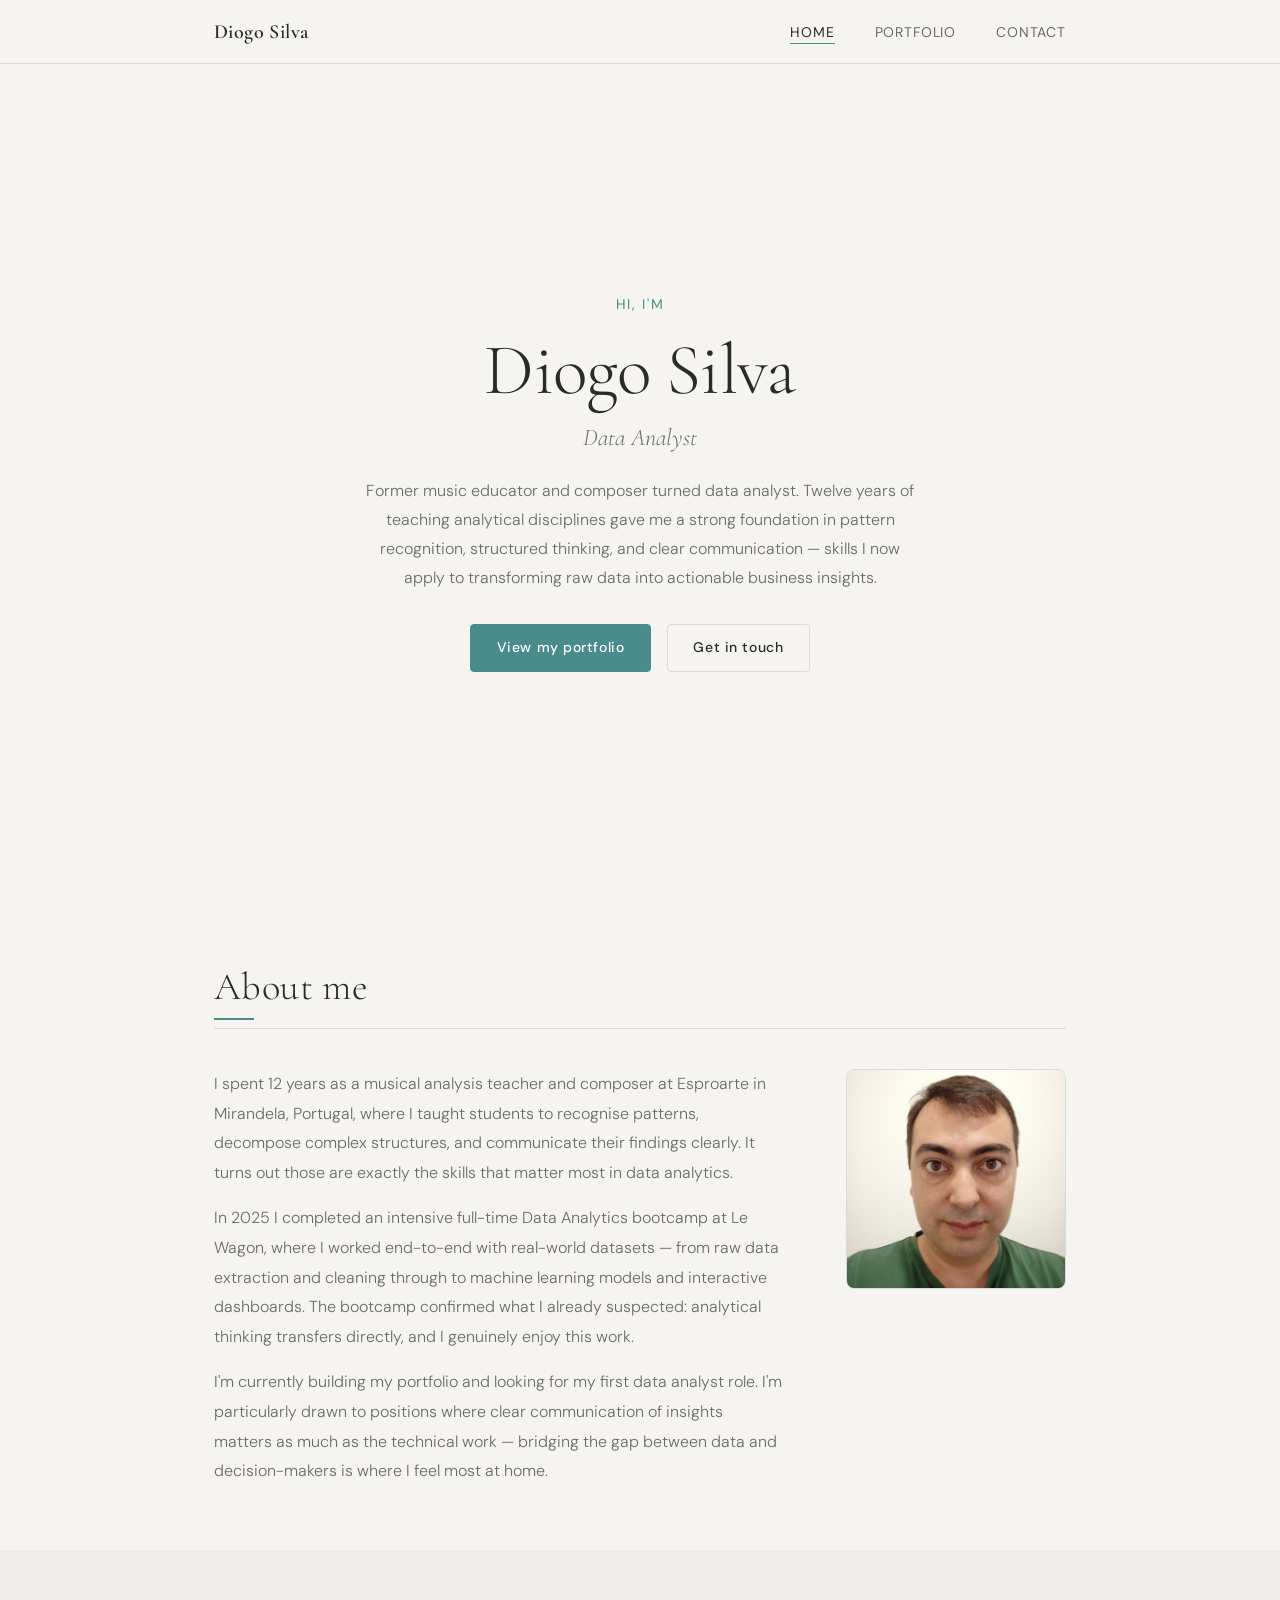
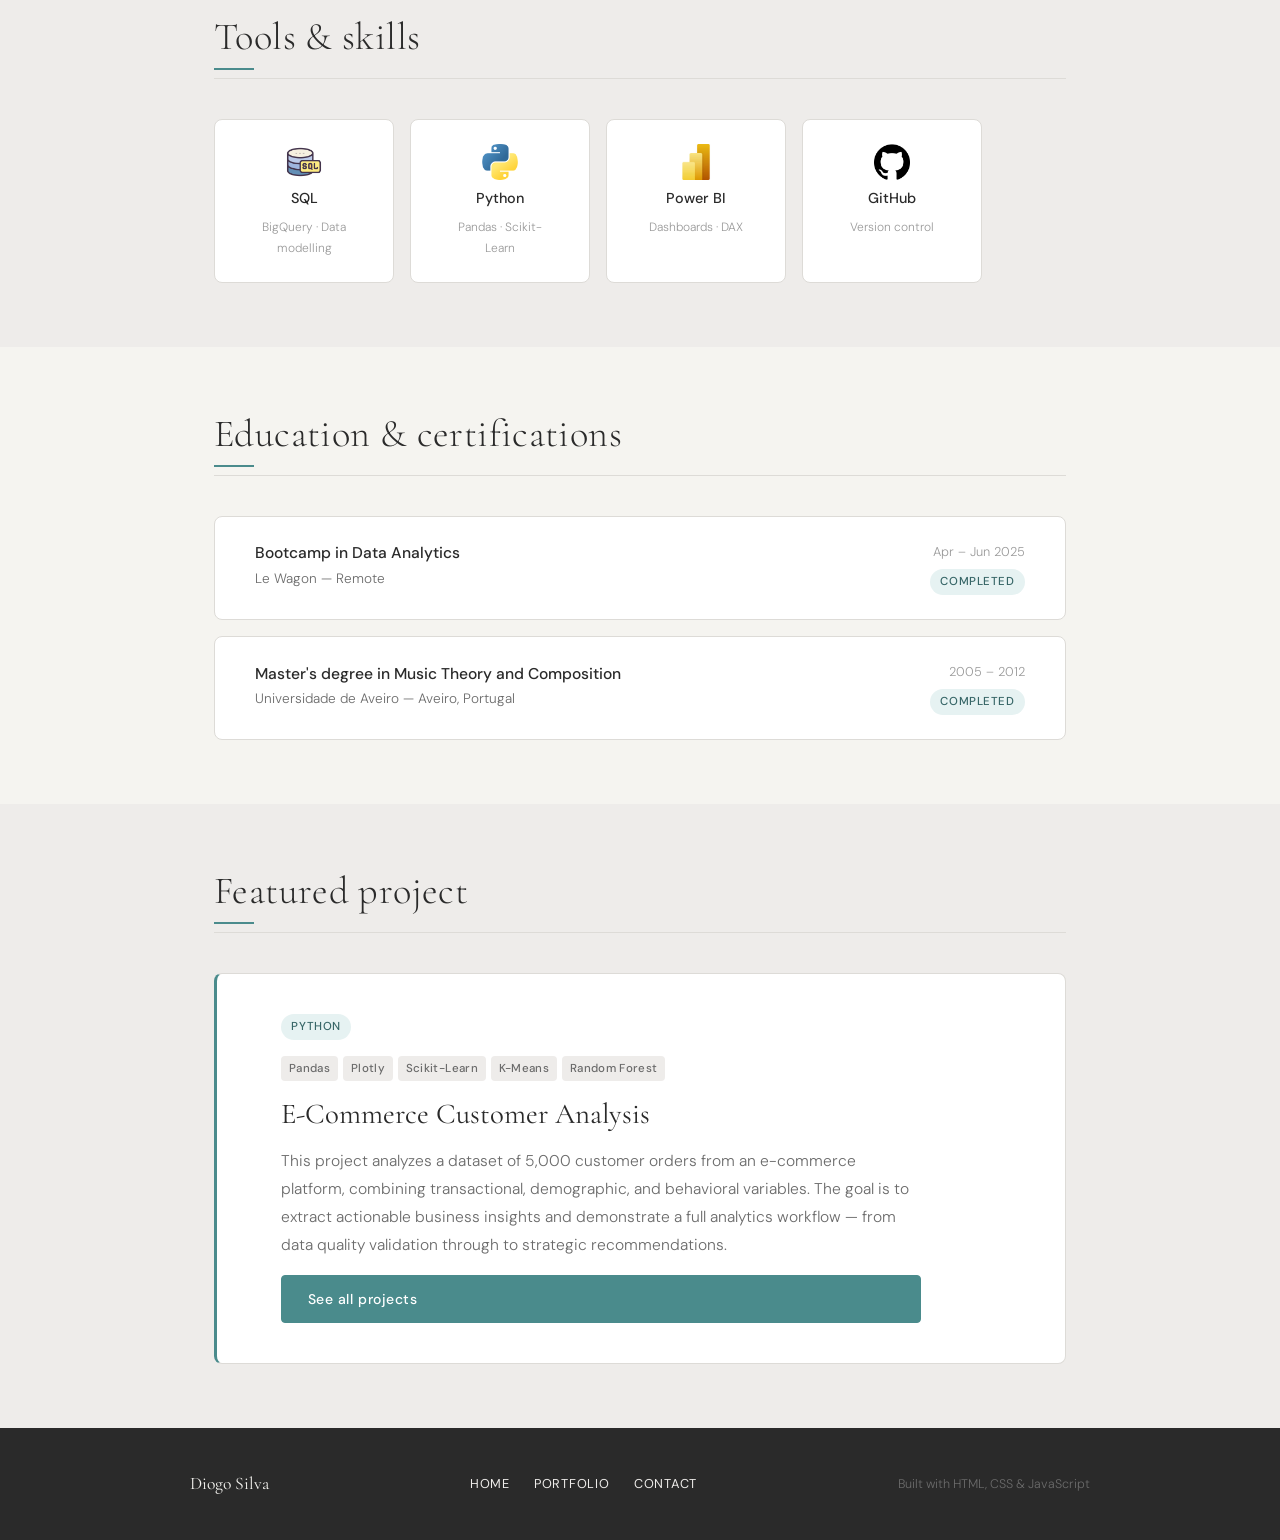
<file: index.html>
<!DOCTYPE html>
<html lang="en">

<head>
  <meta charset="UTF-8" />
  <meta name="viewport" content="width=device-width, initial-scale=1.0" />
  <title>Diogo Silva | Data Analyst</title>
  <link rel="stylesheet" href="styles/styles.css" />
</head>

<body>

  <!-- ========================================================
       HEADER & NAVIGATION
       ======================================================== -->
  <header class="site-header">
    <nav class="nav-container">
      <a href="index.html" class="nav-logo">Diogo Silva</a>
      <ul class="nav-links">
        <li><a href="index.html" class="nav-link active">Home</a></li>
        <li><a href="pages/portfolio.html" class="nav-link">Portfolio</a></li>
        <li><a href="pages/contact.html" class="nav-link">Contact</a></li>
      </ul>
    </nav>
  </header>

  <main>

    <!-- ========================================================
         HERO SECTION
         ======================================================== -->
    <section id="hero" class="hero">
      <div class="hero-content">
        <p class="hero-eyebrow">Hi, I'm</p>
        <h1 class="hero-name">Diogo Silva</h1>
        <h2 class="hero-tagline">Data Analyst</h2>
        <p class="hero-description">
          Former music educator and composer turned data analyst. Twelve years of
          teaching analytical disciplines gave me a strong foundation in pattern
          recognition, structured thinking, and clear communication — skills I now
          apply to transforming raw data into actionable business insights.
        </p>
        <div class="hero-actions">
          <a href="pages/portfolio.html" class="btn btn-primary">View my portfolio</a>
          <a href="pages/contact.html" class="btn btn-secondary">Get in touch</a>
        </div>
      </div>
    </section>

    <!-- ========================================================
         ABOUT ME SECTION
         ======================================================== -->
    <section id="about" class="section">
      <div class="section-container">
        <h2 class="section-title">About me</h2>

        <div class="about-content">
          <div class="about-text">
            <p>
              I spent 12 years as a musical analysis teacher and composer at Esproarte
              in Mirandela, Portugal, where I taught students to recognise patterns,
              decompose complex structures, and communicate their findings clearly. It
              turns out those are exactly the skills that matter most in data analytics.
            </p>
            <p>
              In 2025 I completed an intensive full-time Data Analytics bootcamp at
              Le Wagon, where I worked end-to-end with real-world datasets — from raw
              data extraction and cleaning through to machine learning models and
              interactive dashboards. The bootcamp confirmed what I already suspected:
              analytical thinking transfers directly, and I genuinely enjoy this work.
            </p>
            <p>
              I'm currently building my portfolio and looking for my first data analyst
              role. I'm particularly drawn to positions where clear communication of
              insights matters as much as the technical work — bridging the gap between
              data and decision-makers is where I feel most at home.
            </p>
          </div>
          <div class="about-image">
            <img
              src="assets/Foto1.jpg"
              alt="Photo of Diogo Silva"
              width="280"
              height="280"
            />
          </div>
        </div>
      </div>
    </section>

    <!-- ========================================================
         TOOLS & SKILLS SECTION
         ======================================================== -->
    <section id="skills" class="section section--alt">
      <div class="section-container">
        <h2 class="section-title">Tools & skills</h2>

        <ul class="skills-list">

          <li class="skill-card">
            <img src="assets/icons/sql-server.png" alt="SQL icon" width="40" height="40" />
            <span class="skill-name">SQL</span>
            <span class="skill-level">BigQuery · Data modelling</span>
          </li>

          <li class="skill-card">
            <img src="assets/icons/python.png" alt="Python icon" width="40" height="40" />
            <span class="skill-name">Python</span>
            <span class="skill-level">Pandas · Scikit-Learn</span>
          </li>

          <li class="skill-card">
            <img src="assets/icons/power BI.jpg" alt="Power BI icon" width="40" height="40" />
            <span class="skill-name">Power BI</span>
            <span class="skill-level">Dashboards · DAX</span>
          </li>

          <!-- <li class="skill-card">
            <img src="assets/icons/excel.svg" alt="Excel icon" width="40" height="40" />
            <span class="skill-name">Excel</span>
            <span class="skill-level">Analysis · Reporting</span>
          </li>

          <li class="skill-card">
            <img src="assets/icons/bigquery.svg" alt="Google BigQuery icon" width="40" height="40" />
            <span class="skill-name">BigQuery</span>
            <span class="skill-level">Cloud SQL · ETL</span>
          </li> -->

          <li class="skill-card">
            <img src="assets/icons/github.png" alt="GitHub icon" width="40" height="40" />
            <span class="skill-name">GitHub</span>
            <span class="skill-level">Version control</span>
          </li>

        </ul>
      </div>
    </section>

    <!-- ========================================================
         EDUCATION & CERTIFICATIONS SECTION
         ======================================================== -->
    <section id="education" class="section">
      <div class="section-container">
        <h2 class="section-title">Education & certifications</h2>

        <ul class="cert-list">

          <li class="cert-card">
            <div class="cert-info">
              <h3 class="cert-name">Bootcamp in Data Analytics</h3>
              <p class="cert-issuer">Le Wagon &mdash; Remote</p>
            </div>
            <div class="cert-meta">
              <span class="cert-date">Apr &ndash; Jun 2025</span>
              <span class="cert-status cert-status--done">Completed</span>
            </div>
          </li>

          <li class="cert-card">
            <div class="cert-info">
              <h3 class="cert-name">Master's degree in Music Theory and Composition</h3>
              <p class="cert-issuer">Universidade de Aveiro &mdash; Aveiro, Portugal</p>
            </div>
            <div class="cert-meta">
              <span class="cert-date">2005 &ndash; 2012</span>
              <span class="cert-status cert-status--done">Completed</span>
            </div>
          </li>

        </ul>
      </div>
    </section>

    <!-- ========================================================
         FEATURED PROJECT SECTION
         ======================================================== -->
    <section id="featured" class="section section--alt">
      <div class="section-container">
        <h2 class="section-title">Featured project</h2>

        <article class="featured-card">
          <div class="featured-body">
            <div class="featured-badges">
              <span class="tool-badge">Python</span>
            </div>

            <ul class="project-tech">
              <li>Pandas</li>
              <li>Plotly</li>
              <li>Scikit-Learn</li>
              <li>K-Means</li>
              <li>Random Forest</li>
            </ul>
            <h3 class="featured-title">E-Commerce Customer Analysis</h3>
            <p class="featured-description">
              This project analyzes a dataset of 5,000 customer orders from an e-commerce 
              platform, combining transactional, demographic, and behavioral variables. 
              The goal is to extract actionable business insights and demonstrate a 
              full analytics workflow — from data quality validation through to strategic 
              recommendations.
            </p>
            <a href="pages/portfolio.html" class="btn btn-primary">See all projects</a>
          </div>
        </article>

      </div>
    </section>

  </main>

  <!-- ========================================================
       FOOTER
       ======================================================== -->
  <footer class="site-footer">
    <div class="footer-container">
      <p class="footer-name">Diogo Silva</p>
      <nav class="footer-nav">
        <a href="index.html" class="footer-link">Home</a>
        <a href="pages/portfolio.html" class="footer-link">Portfolio</a>
        <a href="pages/contact.html" class="footer-link">Contact</a>
      </nav>
      <p class="footer-note">Built with HTML, CSS &amp; JavaScript</p>
    </div>
  </footer>

  <script src="js/script.js"></script>

</body>
</html>
</file>
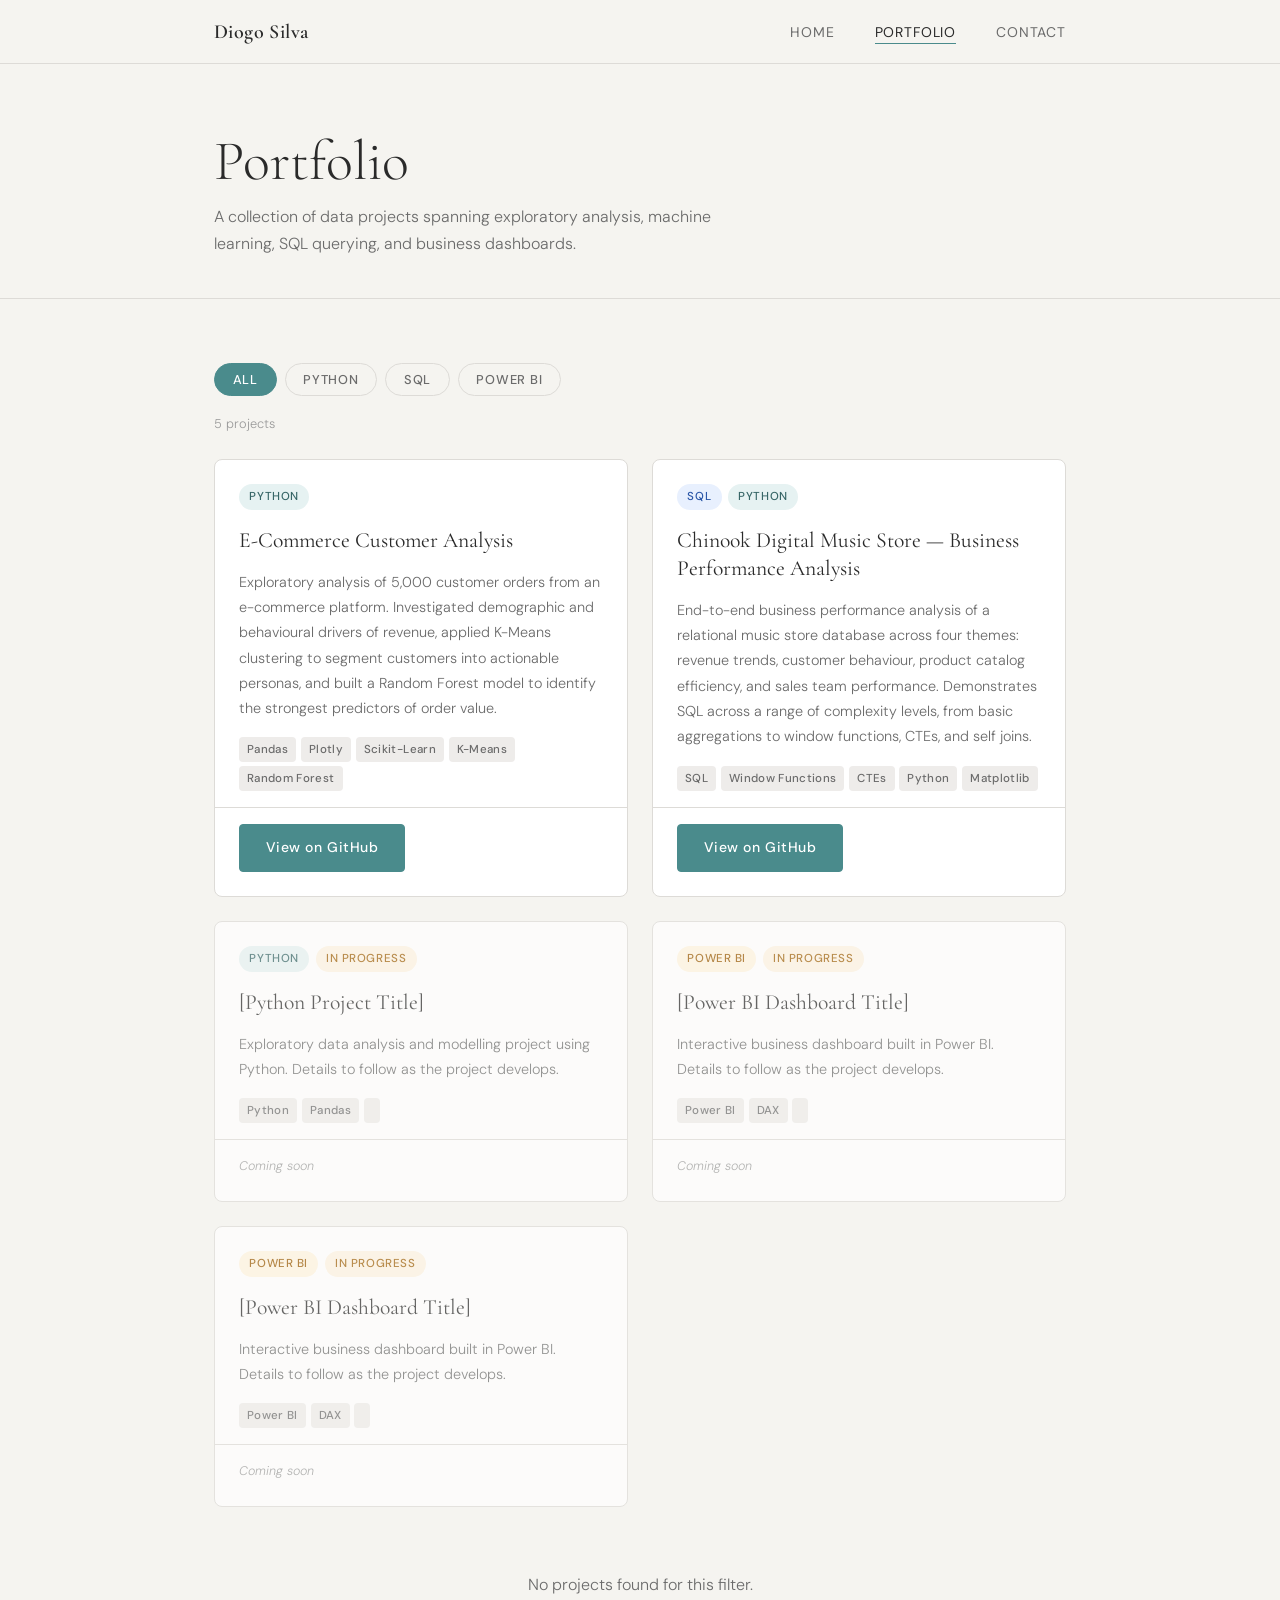
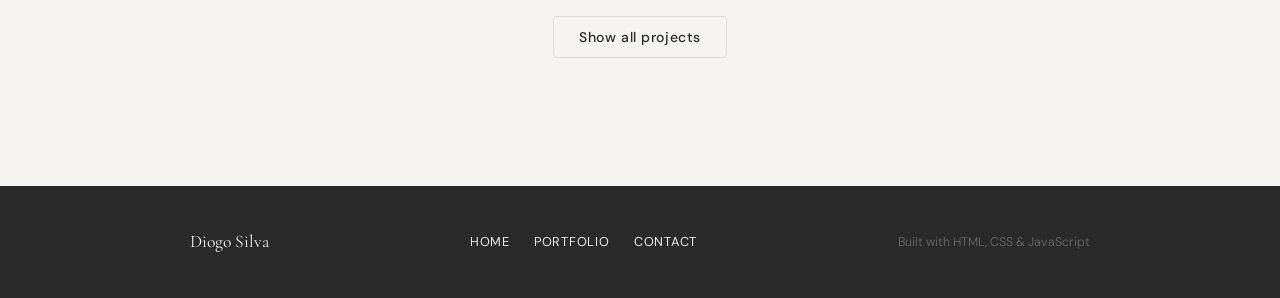
<file: portfolio.html>
<!DOCTYPE html>
<html lang="en">

<head>
  <meta charset="UTF-8" />
  <meta name="viewport" content="width=device-width, initial-scale=1.0" />
  <title>Diogo Silva | Portfolio</title>
  <link rel="stylesheet" href="../styles/styles.css" />
</head>

<body>

  <!-- ========================================================
       HEADER & NAVIGATION
       ======================================================== -->
  <header class="site-header">
    <nav class="nav-container">
      <a href="../index.html" class="nav-logo">Diogo Silva</a>
      <ul class="nav-links">
        <li><a href="../index.html" class="nav-link">Home</a></li>
        <li><a href="portfolio.html" class="nav-link active">Portfolio</a></li>
        <li><a href="contact.html" class="nav-link">Contact</a></li>
      </ul>
    </nav>
  </header>

  <main>

    <!-- ========================================================
         PAGE HERO
         ======================================================== -->
    <section class="page-hero">
      <div class="section-container">
        <h1 class="page-hero-title">Portfolio</h1>
        <p class="page-hero-subtitle">
          A collection of data projects spanning exploratory analysis,
          machine learning, SQL querying, and business dashboards.
        </p>
      </div>
    </section>

    <!-- ========================================================
         PROJECTS SECTION
         ======================================================== -->
    <section id="projects" class="section">
      <div class="section-container">

        <!-- Filter bar -->
        <div class="filter-bar" role="group" aria-label="Filter projects by tool">
          <button class="filter-btn active" data-filter="all">All</button>
          <button class="filter-btn" data-filter="python">Python</button>
          <button class="filter-btn" data-filter="sql">SQL</button>
          <button class="filter-btn" data-filter="powerbi">Power BI</button>
        </div>

        <!-- Project count feedback -->
        <p class="projects-count" id="projects-count" aria-live="polite"></p>

        <!-- Project cards grid -->
        <div class="projects-grid" id="projects-grid">

          <!-- ---- PROJECT 1: E-commerce (Python, complete) ---- -->
          <article class="project-card" data-tool="python">
            <div class="project-card-header">
              <div class="project-badges">
                <span class="tool-badge">Python</span>
              </div>
            </div>
            <div class="project-card-body">
              <h2 class="project-title">E-Commerce Customer Analysis</h2>
              <p class="project-description">
                Exploratory analysis of 5,000 customer orders from an e-commerce
                platform. Investigated demographic and behavioural drivers of revenue,
                applied K-Means clustering to segment customers into actionable
                personas, and built a Random Forest model to identify the strongest
                predictors of order value.
              </p>
              <ul class="project-tech">
                <li>Pandas</li>
                <li>Plotly</li>
                <li>Scikit-Learn</li>
                <li>K-Means</li>
                <li>Random Forest</li>
              </ul>
            </div>
            <div class="project-card-footer">
              <a 
              href="https://github.com/DiogoAzevedoSilva/ecommerce-customer-analysis" 
              class="btn btn-primary" 
              target="_blank" 
              rel="noopener">
                View on GitHub
              </a>
            </div>
          </article>

          <!-- ---- PROJECT 2: SQL ---- -->
          <article class="project-card" data-tool="sql">
            <div class="project-card-header">
              <div class="project-badges">
                <span class="tool-badge tool-badge--sql">SQL</span>
                <span class="tool-badge">Python</span>
              </div>
            </div>
            <div class="project-card-body">
              <h2 class="project-title">Chinook Digital Music Store — Business Performance Analysis</h2>
              <p class="project-description">
                End-to-end business performance analysis of a relational music store 
                database across four themes: revenue trends, customer behaviour, 
                product catalog efficiency, and sales team performance. Demonstrates 
                SQL across a range of complexity levels, from basic aggregations to 
                window functions, CTEs, and self joins.
              </p>
              <ul class="project-tech">
                <li>SQL</li>
                <li>Window Functions</li>
                <li>CTEs</li>
                <li>Python</li>
                <li>Matplotlib</li>
              </ul>
            </div>
            <div class="project-card-footer">
              <a 
              href="https://github.com/DiogoAzevedoSilva/chinook-sql-analysis" 
              class="btn btn-primary" 
              target="_blank" 
              rel="noopener">
                View on GitHub
              </a>
            </div>
          </article>

          <!-- ---- PROJECT 3: Python (placeholder) ---- -->
          <article class="project-card project-card--placeholder" data-tool="python">
            <div class="project-card-header">
              <div class="project-badges">
                <span class="tool-badge">Python</span>
                <span class="status-badge status-badge--progress">In progress</span>
              </div>
            </div>
            <div class="project-card-body">
              <h2 class="project-title">[Python Project Title]</h2>
              <p class="project-description">
                <!-- Replace with  project description. -->
                Exploratory data analysis and modelling project using Python.
                Details to follow as the project develops.
              </p>
              <ul class="project-tech">
                <li>Python</li>
                <li>Pandas</li>
                <li><!-- Placeholder --></li>
              </ul>
            </div>
            <div class="project-card-footer">
              <span class="coming-soon-label">Coming soon</span>
            </div>
          </article>

          <!-- ---- PROJECT 4: Power BI dashboard 1 (placeholder) ---- -->
          <article class="project-card project-card--placeholder" data-tool="powerbi">
            <div class="project-card-header">
              <div class="project-badges">
                <span class="tool-badge tool-badge--powerbi">Power BI</span>
                <span class="status-badge status-badge--progress">In progress</span>
              </div>
            </div>
            <div class="project-card-body">
              <h2 class="project-title">[Power BI Dashboard Title]</h2>
              <p class="project-description">
                <!-- Replace with  project description -->
                Interactive business dashboard built in Power BI. Details
                to follow as the project develops.
              </p>
              <ul class="project-tech">
                <li>Power BI</li>
                <li>DAX</li>
                <li><!-- Placeholder --></li>
              </ul>
            </div>
            <div class="project-card-footer">
              <span class="coming-soon-label">Coming soon</span>
            </div>
          </article>

          <!-- ---- PROJECT 5: Power BI dashboard 2 (placeholder) ---- -->
          <article class="project-card project-card--placeholder" data-tool="powerbi">
            <div class="project-card-header">
              <div class="project-badges">
                <span class="tool-badge tool-badge--powerbi">Power BI</span>
                <span class="status-badge status-badge--progress">In progress</span>
              </div>
            </div>
            <div class="project-card-body">
              <h2 class="project-title">[Power BI Dashboard Title]</h2>
              <p class="project-description">
                <!-- Replace with project description. -->
                Interactive business dashboard built in Power BI. Details
                to follow as the project develops.
              </p>
              <ul class="project-tech">
                <li>Power BI</li>
                <li>DAX</li>
                <li><!-- Placeholder --></li>
              </ul>
            </div>
            <div class="project-card-footer">
              <span class="coming-soon-label">Coming soon</span>
            </div>
          </article>

        </div><!-- /projects-grid -->

        <!-- Empty state: shown by JS when a filter returns no results -->
        <div class="empty-state" id="empty-state" hidden>
          <p class="empty-state-text">No projects found for this filter.</p>
          <button class="btn btn-secondary" id="empty-state-reset">
            Show all projects
          </button>
        </div>

      </div>
    </section>

  </main>

  <!-- ========================================================
       FOOTER 
       ======================================================== -->
  <footer class="site-footer">
    <div class="footer-container">
      <p class="footer-name">Diogo Silva</p>
      <nav class="footer-nav">
        <a href="../index.html" class="footer-link">Home</a>
        <a href="portfolio.html" class="footer-link">Portfolio</a>
        <a href="contact.html" class="footer-link">Contact</a>
      </nav>
      <p class="footer-note">Built with HTML, CSS &amp; JavaScript</p>
    </div>
  </footer>

  <script src="../js/script.js"></script>

</body>
</html>
</file>
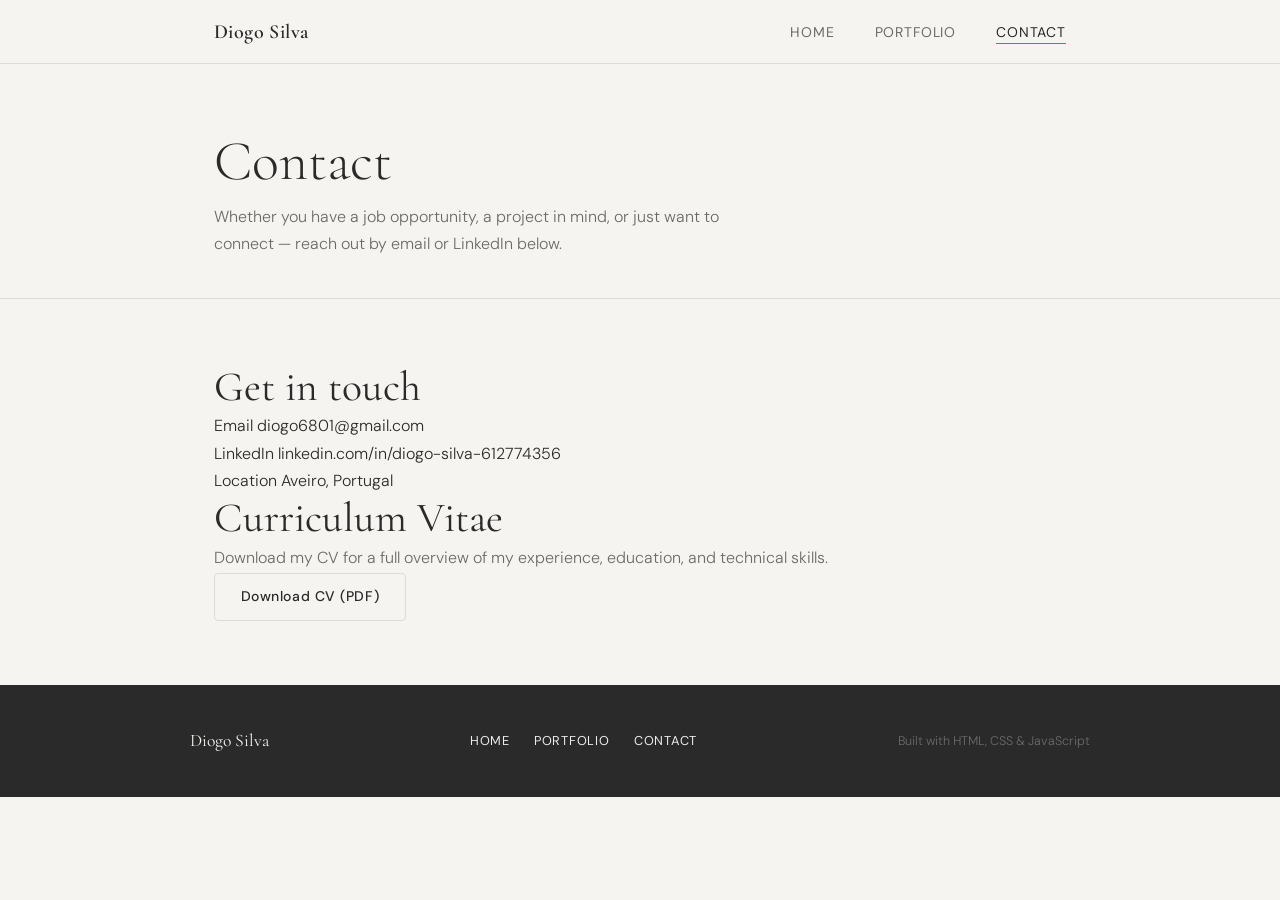
<file: pages/contact.html>
<!DOCTYPE html>
<html lang="en">

<head>
  <meta charset="UTF-8" />
  <meta name="viewport" content="width=device-width, initial-scale=1.0" />
  <title>Diogo Silva | Contact</title>
  <link rel="stylesheet" href="../styles/styles.css" />
</head>

<body>

  <!-- ========================================================
       HEADER & NAVIGATION
       ======================================================== -->
  <header class="site-header">
    <nav class="nav-container">
      <a href="../index.html" class="nav-logo">Diogo Silva</a>
      <ul class="nav-links">
        <li><a href="../index.html" class="nav-link">Home</a></li>
        <li><a href="portfolio.html" class="nav-link">Portfolio</a></li>
        <li><a href="contact.html" class="nav-link active">Contact</a></li>
      </ul>
    </nav>
  </header>

  <main>

    <!-- ========================================================
         PAGE HERO
         ======================================================== -->
    <section class="page-hero">
      <div class="section-container">
        <h1 class="page-hero-title">Contact</h1>
        <p class="page-hero-subtitle">
          Whether you have a job opportunity, a project in mind, or just
          want to connect — reach out by email or LinkedIn below.
        </p>
      </div>
    </section>

    <!-- ========================================================
         CONTACT SECTION
         ======================================================== -->
    <section id="contact" class="section">
      <div class="section-container">
        <div class="contact-layout">

          <!-- ---- CONTACT FORM ---- 
          <div class="contact-form-wrapper">

            -- Success message --
            <div class="form-feedback form-feedback--success" id="form-success" hidden>
              <p>Thank you for your message, I'll get back to you soon.</p>
            </div>

            -- Error summary --
            <div class="form-feedback form-feedback--error" id="form-error-summary" hidden>
              <p>Please fix the errors below before submitting.</p>
            </div>

            <form class="contact-form" id="contact-form" novalidate>

              -- Name --
              <div class="form-group" id="group-name">
                <label class="form-label" for="name">
                  Full name <span class="form-required" aria-hidden="true">*</span>
                </label>
                <input
                  class="form-input"
                  type="text"
                  id="name"
                  name="name"
                  placeholder="Your full name"
                  autocomplete="name"
                  aria-required="true"
                  aria-describedby="error-name"
                />
                <p class="form-error" id="error-name" role="alert" hidden>
                  Please enter your name.
                </p>
              </div>

              -- Email --
              <div class="form-group" id="group-email">
                <label class="form-label" for="email">
                  Email address <span class="form-required" aria-hidden="true">*</span>
                </label>
                <input
                  class="form-input"
                  type="email"
                  id="email"
                  name="email"
                  placeholder="your@email.com"
                  autocomplete="email"
                  aria-required="true"
                  aria-describedby="error-email"
                />
                <p class="form-error" id="error-email" role="alert" hidden>
                  Please enter a valid email address.
                </p>
              </div>

              -- Topic dropdown --
              <div class="form-group" id="group-topic">
                <label class="form-label" for="topic">
                  Topic <span class="form-required" aria-hidden="true">*</span>
                </label>
                <select
                  class="form-input form-select"
                  id="topic"
                  name="topic"
                  aria-required="true"
                  aria-describedby="error-topic"
                >
                  <option value="">Select a topic…</option>
                  <option value="job">Job opportunity</option>
                  <option value="collaboration">Collaboration</option>
                  <option value="feedback">Portfolio feedback</option>
                  <option value="other">Other</option>
                </select>
                <p class="form-error" id="error-topic" role="alert" hidden>
                  Please select a topic.
                </p>
              </div>

              -- Subject --
              <div class="form-group" id="group-subject">
                <label class="form-label" for="subject">
                  Subject <span class="form-required" aria-hidden="true">*</span>
                </label>
                <input
                  class="form-input"
                  type="text"
                  id="subject"
                  name="subject"
                  placeholder="Brief subject line"
                  aria-required="true"
                  aria-describedby="error-subject"
                />
                <p class="form-error" id="error-subject" role="alert" hidden>
                  Please enter a subject.
                </p>
              </div>

              -- Message --
              <div class="form-group" id="group-message">
                <label class="form-label" for="message">
                  Message <span class="form-required" aria-hidden="true">*</span>
                </label>
                <textarea
                  class="form-input form-textarea"
                  id="message"
                  name="message"
                  placeholder="Your message…"
                  rows="5"
                  aria-required="true"
                  aria-describedby="error-message"
                ></textarea>
                <p class="form-error" id="error-message" role="alert" hidden>
                  Please enter a message.
                </p>
              </div>

              <p class="form-note">
                <span class="form-required" aria-hidden="true">*</span> Required fields
              </p>

              <button class="btn btn-primary form-submit" type="submit">
                Send message
              </button>

            </form>
          </div> /contact-form-wrapper -->

          <!-- ---- SIDEBAR: contact details + CV download ---- -->
          <aside class="contact-sidebar">

            <div class="sidebar-block">
              <h2 class="sidebar-title">Get in touch</h2>
              <ul class="contact-details">

                <li class="contact-detail">
                  <span class="contact-detail-label">Email</span>
                  <a href="mailto:diogo6801@gmail.com" class="contact-detail-value contact-link">
                    diogo6801@gmail.com
                  </a>
                </li>

                <li class="contact-detail">
                  <span class="contact-detail-label">LinkedIn</span>
                  <a
                    href="https://linkedin.com/in/diogo-silva-612774356"
                    class="contact-detail-value contact-link"
                    target="_blank"
                    rel="noopener"
                  >
                    linkedin.com/in/diogo-silva-612774356
                  </a>
                </li>

                <li class="contact-detail">
                  <span class="contact-detail-label">Location</span>
                  <span class="contact-detail-value">Aveiro, Portugal</span>
                </li>

              </ul>
            </div>

            <div class="sidebar-block">
              <h2 class="sidebar-title">Curriculum Vitae</h2>
              <p class="sidebar-text">
                Download my CV for a full overview of my experience,
                education, and technical skills.
              </p>
              <a
                href="../assets/Diogo_Silva_CV.pdf"
                class="btn btn-secondary cv-download"
                download
              >
                Download CV (PDF)
              </a>
            </div>

          </aside>

        </div><!-- /contact-layout -->
      </div>
    </section>

  </main>

  <!-- ========================================================
       FOOTER 
       ======================================================== -->
  <footer class="site-footer">
    <div class="footer-container">
      <p class="footer-name">Diogo Silva</p>
      <nav class="footer-nav">
        <a href="../index.html" class="footer-link">Home</a>
        <a href="portfolio.html" class="footer-link">Portfolio</a>
        <a href="contact.html" class="footer-link">Contact</a>
      </nav>
      <p class="footer-note">Built with HTML, CSS &amp; JavaScript</p>
    </div>
  </footer>

  <script src="../js/script.js"></script>

</body>
</html>

</body>
</html>
</file>
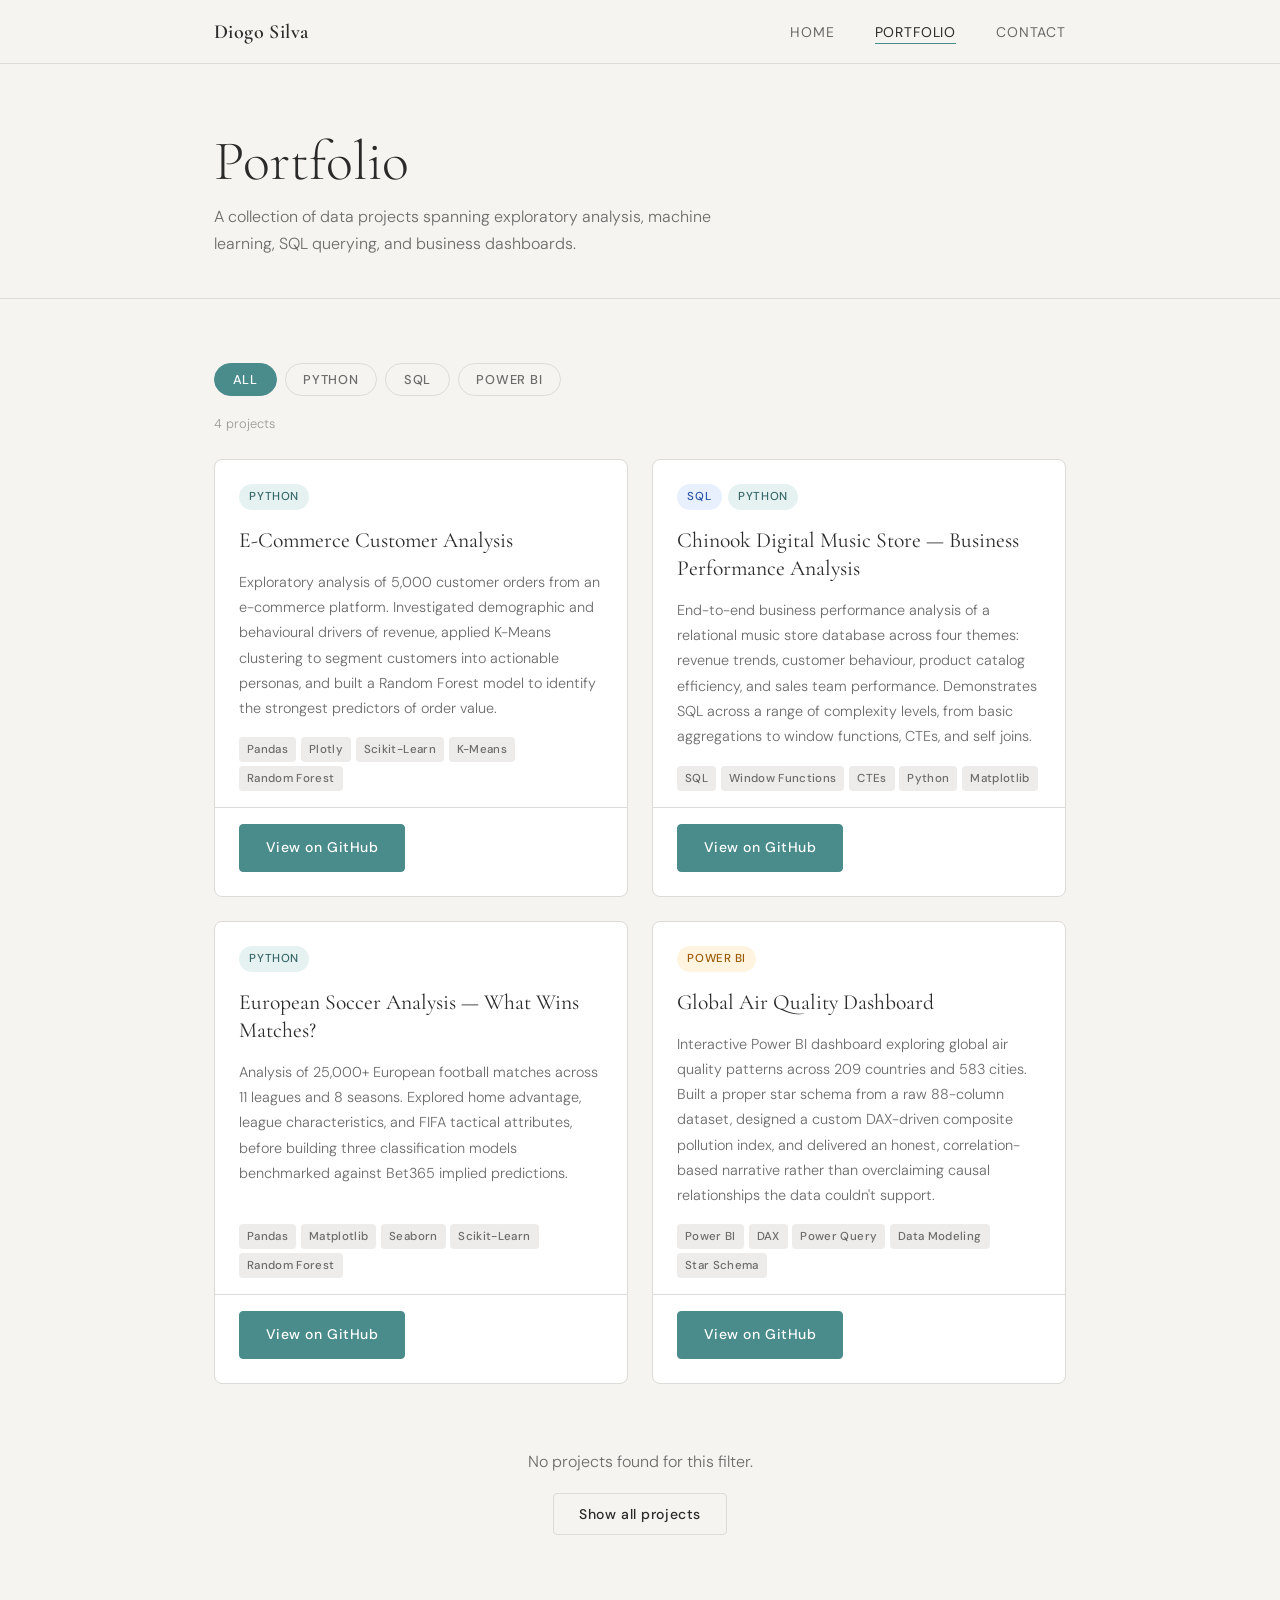
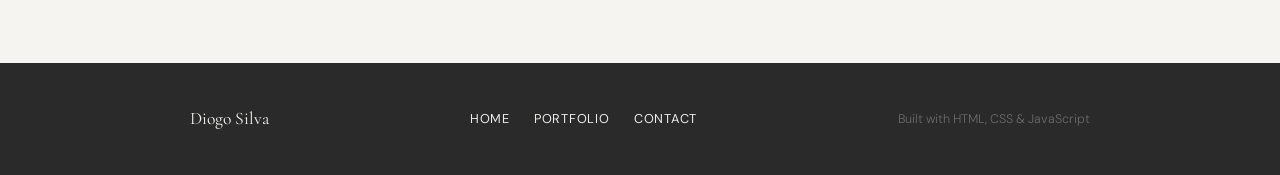
<file: pages/portfolio.html>
<!DOCTYPE html>
<html lang="en">

<head>
  <meta charset="UTF-8" />
  <meta name="viewport" content="width=device-width, initial-scale=1.0" />
  <title>Diogo Silva | Portfolio</title>
  <link rel="stylesheet" href="../styles/styles.css" />
</head>

<body>

  <!-- ========================================================
       HEADER & NAVIGATION
       ======================================================== -->
  <header class="site-header">
    <nav class="nav-container">
      <a href="../index.html" class="nav-logo">Diogo Silva</a>
      <ul class="nav-links">
        <li><a href="../index.html" class="nav-link">Home</a></li>
        <li><a href="portfolio.html" class="nav-link active">Portfolio</a></li>
        <li><a href="contact.html" class="nav-link">Contact</a></li>
      </ul>
    </nav>
  </header>

  <main>

    <!-- ========================================================
         PAGE HERO
         ======================================================== -->
    <section class="page-hero">
      <div class="section-container">
        <h1 class="page-hero-title">Portfolio</h1>
        <p class="page-hero-subtitle">
          A collection of data projects spanning exploratory analysis,
          machine learning, SQL querying, and business dashboards.
        </p>
      </div>
    </section>

    <!-- ========================================================
         PROJECTS SECTION
         ======================================================== -->
    <section id="projects" class="section">
      <div class="section-container">

        <!-- Filter bar -->
        <div class="filter-bar" role="group" aria-label="Filter projects by tool">
          <button class="filter-btn active" data-filter="all">All</button>
          <button class="filter-btn" data-filter="python">Python</button>
          <button class="filter-btn" data-filter="sql">SQL</button>
          <button class="filter-btn" data-filter="powerbi">Power BI</button>
        </div>

        <!-- Project count feedback -->
        <p class="projects-count" id="projects-count" aria-live="polite"></p>

        <!-- Project cards grid -->
        <div class="projects-grid" id="projects-grid">

          <!-- ---- PROJECT 1: E-commerce (Python, complete) ---- -->
          <article class="project-card" data-tool="python">
            <div class="project-card-header">
              <div class="project-badges">
                <span class="tool-badge">Python</span>
              </div>
            </div>
            <div class="project-card-body">
              <h2 class="project-title">E-Commerce Customer Analysis</h2>
              <p class="project-description">
                Exploratory analysis of 5,000 customer orders from an e-commerce
                platform. Investigated demographic and behavioural drivers of revenue,
                applied K-Means clustering to segment customers into actionable
                personas, and built a Random Forest model to identify the strongest
                predictors of order value.
              </p>
              <ul class="project-tech">
                <li>Pandas</li>
                <li>Plotly</li>
                <li>Scikit-Learn</li>
                <li>K-Means</li>
                <li>Random Forest</li>
              </ul>
            </div>
            <div class="project-card-footer">
              <a 
              href="https://github.com/DiogoAzevedoSilva/ecommerce-customer-analysis" 
              class="btn btn-primary" 
              target="_blank" 
              rel="noopener">
                View on GitHub
              </a>
            </div>
          </article>

          <!-- ---- PROJECT 2: SQL ---- -->
          <article class="project-card" data-tool="sql">
            <div class="project-card-header">
              <div class="project-badges">
                <span class="tool-badge tool-badge--sql">SQL</span>
                <span class="tool-badge">Python</span>
              </div>
            </div>
            <div class="project-card-body">
              <h2 class="project-title">Chinook Digital Music Store — Business Performance Analysis</h2>
              <p class="project-description">
                End-to-end business performance analysis of a relational music store 
                database across four themes: revenue trends, customer behaviour, 
                product catalog efficiency, and sales team performance. Demonstrates 
                SQL across a range of complexity levels, from basic aggregations to 
                window functions, CTEs, and self joins.
              </p>
              <ul class="project-tech">
                <li>SQL</li>
                <li>Window Functions</li>
                <li>CTEs</li>
                <li>Python</li>
                <li>Matplotlib</li>
              </ul>
            </div>
            <div class="project-card-footer">
              <a 
              href="https://github.com/DiogoAzevedoSilva/chinook-sql-analysis" 
              class="btn btn-primary" 
              target="_blank" 
              rel="noopener">
                View on GitHub
              </a>
            </div>
          </article>

          <!-- ---- PROJECT 3: European Soccer (Python) ---- -->
          <article class="project-card" data-tool="python">
            <div class="project-card-header">
              <div class="project-badges">
                <span class="tool-badge">Python</span>
              </div>
            </div>
            <div class="project-card-body">
              <h2 class="project-title">European Soccer Analysis — What Wins Matches?</h2>
              <p class="project-description">
                Analysis of 25,000+ European football matches across 11 leagues and 8 seasons.
                Explored home advantage, league characteristics, and FIFA tactical attributes,
                before building three classification models benchmarked against Bet365 implied
                predictions.
              </p>
              <ul class="project-tech">
                <li>Pandas</li>
                <li>Matplotlib</li>
                <li>Seaborn</li>
                <li>Scikit-Learn</li>
                <li>Random Forest</li>
              </ul>
            </div>
            <div class="project-card-footer">
              <a 
              href="https://github.com/DiogoAzevedoSilva/european-soccer-analysis" 
              class="btn btn-primary" 
              target="_blank" 
              rel="noopener">
                View on GitHub
              </a>
            </div>
          </article>

          <!-- ---- PROJECT 4: Power BI dashboard 1 ---- -->
          <article class="project-card" data-tool="powerbi">
            <div class="project-card-header">
              <div class="project-badges">
                <span class="tool-badge tool-badge--powerbi">Power BI</span>
              </div>
            </div>
            <div class="project-card-body">
              <h2 class="project-title">Global Air Quality Dashboard</h2>
              <p class="project-description">
                Interactive Power BI dashboard exploring global air quality
                patterns across 209 countries and 583 cities. Built a proper
                star schema from a raw 88-column dataset, designed a custom
                DAX-driven composite pollution index, and delivered an
                honest, correlation-based narrative rather than overclaiming
                causal relationships the data couldn't support.
              </p>
              <ul class="project-tech">
                <li>Power BI</li>
                <li>DAX</li>
                <li>Power Query</li>
                <li>Data Modeling</li>
                <li>Star Schema</li>
              </ul>
            </div>
            <div class="project-card-footer">
              <a 
              href="https://github.com/DiogoAzevedoSilva/global-air-quality-dashboard" 
              class="btn btn-primary" 
              target="_blank" 
              rel="noopener">
                View on GitHub
              </a>
            </div>
          </article>

          <!-- ---- PROJECT 5: Power BI dashboard 2 (placeholder) ---- 
          <article class="project-card project-card--placeholder" data-tool="powerbi">
            <div class="project-card-header">
              <div class="project-badges">
                <span class="tool-badge tool-badge--powerbi">Power BI</span>
                <span class="status-badge status-badge--progress">In progress</span>
              </div>
            </div>
            <div class="project-card-body">
              <h2 class="project-title">[Power BI Dashboard Title]</h2>
              <p class="project-description">
                -- Replace with project description. --
                Interactive business dashboard built in Power BI. Details
                to follow as the project develops.
              </p>
              <ul class="project-tech">
                <li>Power BI</li>
                <li>DAX</li>
                <li>-- Placeholder -- </li>
              </ul>
            </div>
            <div class="project-card-footer">
              <span class="coming-soon-label">Coming soon</span>
            </div>
          </article> -->

        </div><!-- /projects-grid -->

        <!-- Empty state: shown by JS when a filter returns no results -->
        <div class="empty-state" id="empty-state" hidden>
          <p class="empty-state-text">No projects found for this filter.</p>
          <button class="btn btn-secondary" id="empty-state-reset">
            Show all projects
          </button>
        </div>

      </div>
    </section>

  </main>

  <!-- ========================================================
       FOOTER 
       ======================================================== -->
  <footer class="site-footer">
    <div class="footer-container">
      <p class="footer-name">Diogo Silva</p>
      <nav class="footer-nav">
        <a href="../index.html" class="footer-link">Home</a>
        <a href="portfolio.html" class="footer-link">Portfolio</a>
        <a href="contact.html" class="footer-link">Contact</a>
      </nav>
      <p class="footer-note">Built with HTML, CSS &amp; JavaScript</p>
    </div>
  </footer>

  <script src="../js/script.js"></script>

</body>
</html>
  <script src="../js/script.js"></script>

</body>
</html>
</file>
<file: styles/styles.css>
/* ============================================================
   DIOGO SILVA — PORTFOLIO STYLESHEET
   ============================================================ */

/* ------------------------------------------------------------
   GOOGLE FONTS IMPORT
   ------------------------------------------------------------ */
@import url('https://fonts.googleapis.com/css2?family=Cormorant+Garamond:ital,wght@0,300;0,400;0,600;1,300;1,400&family=DM+Sans:wght@300;400;500&display=swap');


/* ------------------------------------------------------------
   CSS CUSTOM PROPERTIES (variables)
   ------------------------------------------------------------ */
:root {
  /* Colours */
  --color-bg:          #f5f4f0;       
  --color-bg-alt:      #eeecea;       /* alternating sections */
  --color-surface:     #ffffff;       /* card backgrounds */
  --color-border:      #dddbd7;       /* subtle borders */

  --color-text:        #2a2a2a;       
  --color-text-muted:  #6b6b6b;       /* secondary text */
  --color-text-light:  #9a9a9a;       /* tertiary / labels */

  --color-accent:      #4a8b8c;      
  --color-accent-dark: #376667;       
  --color-accent-soft: #e6f2f2;      

  /* Typography */
  --font-heading: 'Cormorant Garamond', Georgia, serif;
  --font-body:    'DM Sans', system-ui, sans-serif;

  /* Spacing scale */
  --space-xs:   0.5rem;
  --space-sm:   1rem;
  --space-md:   1.5rem;
  --space-lg:   2.5rem;
  --space-xl:   4rem;
  --space-xxl:  6rem;

  /* Layout */
  --max-width:      900px;
  --nav-height:     64px;
  --radius-sm:      4px;
  --radius-md:      8px;
  --radius-full:    9999px;

  /* Transitions */
  --transition: 0.2s ease;
}


/* ------------------------------------------------------------
   RESET & BASE
   ------------------------------------------------------------ */
*,
*::before,
*::after {
  box-sizing: border-box;
  margin: 0;
  padding: 0;
}

html {
  scroll-behavior: smooth;
  font-size: 16px;
}

body {
  font-family: var(--font-body);
  font-weight: 300;
  background-color: var(--color-bg);
  color: var(--color-text);
  line-height: 1.7;
  -webkit-font-smoothing: antialiased;
}

img {
  display: block;
  max-width: 100%;
}

a {
  color: inherit;
  text-decoration: none;
}

ul {
  list-style: none;
}

h1, h2, h3, h4 {
  font-family: var(--font-heading);
  font-weight: 400;
  line-height: 1.2;
  color: var(--color-text);
}


/* ------------------------------------------------------------
   TYPOGRAPHY SCALE
   ------------------------------------------------------------ */
h1 { font-size: clamp(2.8rem, 6vw, 4.5rem); }
h2 { font-size: clamp(1.8rem, 3.5vw, 2.6rem); }
h3 { font-size: clamp(1.1rem, 2vw, 1.35rem); }

p {
  font-size: 1rem;
  color: var(--color-text-muted);
  line-height: 1.8;
}


/* ------------------------------------------------------------
   REUSABLE LAYOUT HELPERS
   ------------------------------------------------------------ */

/* Centres content and caps max-width */
.section-container {
  max-width: var(--max-width);
  margin: 0 auto;
  padding: 0 var(--space-md);
}

/* Standard section vertical padding */
.section {
  padding: var(--space-xl) 0;
}

/* Alternating section background */
.section--alt {
  background-color: var(--color-bg-alt);
}

/* Section heading with a teal underline accent */
.section-title {
  font-family: var(--font-heading);
  font-size: clamp(1.8rem, 3vw, 2.4rem);
  font-weight: 300;
  letter-spacing: 0.01em;
  margin-bottom: var(--space-lg);
  padding-bottom: var(--space-xs);
  border-bottom: 1px solid var(--color-border);
  color: var(--color-text);
}

.section-title::after {
  content: '';
  display: block;
  width: 40px;
  height: 2px;
  background-color: var(--color-accent);
  margin-top: var(--space-xs);
}


/* ------------------------------------------------------------
   BUTTONS
   ------------------------------------------------------------ */
.btn {
  display: inline-block;
  font-family: var(--font-body);
  font-size: 0.875rem;
  font-weight: 500;
  letter-spacing: 0.04em;
  padding: 0.7rem 1.6rem;
  border-radius: var(--radius-sm);
  transition: background-color var(--transition),
              color var(--transition),
              border-color var(--transition);
  cursor: pointer;
}

.btn-primary {
  background-color: var(--color-accent);
  color: #ffffff;
  border: 1px solid var(--color-accent);
}

.btn-primary:hover {
  background-color: var(--color-accent-dark);
  border-color: var(--color-accent-dark);
}

.btn-secondary {
  background-color: transparent;
  color: var(--color-text);
  border: 1px solid var(--color-border);
}

.btn-secondary:hover {
  border-color: var(--color-accent);
  color: var(--color-accent);
}


/* ------------------------------------------------------------
   HEADER & NAVIGATION
   ------------------------------------------------------------ */
.site-header {
  position: sticky;
  top: 0;
  z-index: 100;
  background-color: var(--color-bg);
  border-bottom: 1px solid var(--color-border);
  height: var(--nav-height);
}

.nav-container {
  max-width: var(--max-width);
  margin: 0 auto;
  padding: 0 var(--space-md);
  height: 100%;

  display: flex;
  align-items: center;
  justify-content: space-between;
}

.nav-logo {
  font-family: var(--font-heading);
  font-size: 1.25rem;
  font-weight: 600;
  letter-spacing: 0.02em;
  color: var(--color-text);
  transition: color var(--transition);
}

.nav-logo:hover {
  color: var(--color-accent);
}

.nav-links {
  display: flex;
  align-items: center;
  gap: var(--space-lg);
}

.nav-link {
  font-size: 0.875rem;
  font-weight: 400;
  letter-spacing: 0.06em;
  text-transform: uppercase;
  color: var(--color-text-muted);
  transition: color var(--transition);
  padding-bottom: 2px;
  border-bottom: 1px solid transparent;
}

.nav-link:hover {
  color: var(--color-text);
}

.nav-link.active {
  color: var(--color-text);
  border-bottom-color: var(--color-accent);
}


/* ------------------------------------------------------------
   HERO SECTION
   ------------------------------------------------------------ */
.hero {
  min-height: calc(100vh - var(--nav-height));
  padding: var(--space-xl) var(--space-md);

  display: flex;
  align-items: center;
  justify-content: center;
}

.hero-content {
  max-width: 680px;
  text-align: center;

  display: flex;
  flex-direction: column;
  align-items: center;
  gap: var(--space-sm);
}

.hero-eyebrow {
  font-family: var(--font-body);
  font-size: 0.875rem;
  font-weight: 400;
  letter-spacing: 0.12em;
  text-transform: uppercase;
  color: var(--color-accent);
}

.hero-name {
  font-family: var(--font-heading);
  font-weight: 300;
  color: var(--color-text);
  line-height: 1.05;
  letter-spacing: -0.01em;
}

.hero-tagline {
  font-family: var(--font-heading);
  font-size: clamp(1.1rem, 2.5vw, 1.5rem);
  font-weight: 300;
  font-style: italic;
  color: var(--color-text-muted);
}

.hero-description {
  max-width: 560px;
  font-size: 1rem;
  color: var(--color-text-muted);
  line-height: 1.8;
  margin-top: var(--space-xs);
}

.hero-actions {
  display: flex;
  gap: var(--space-sm);
  flex-wrap: wrap;
  justify-content: center;
  margin-top: var(--space-sm);
}


/* ------------------------------------------------------------
   ABOUT SECTION
   ------------------------------------------------------------ */
.about-content {
  display: flex;
  align-items: flex-start;
  gap: var(--space-xl);
}

.about-text {
  flex: 1;

  display: flex;
  flex-direction: column;
  gap: var(--space-sm);
}

.about-text p {
  font-size: 1rem;
  line-height: 1.85;
}

.about-image {
  flex-shrink: 0;
}

.about-image img {
  width: 220px;
  height: 220px;
  object-fit: cover;
  border-radius: var(--radius-md);
  border: 1px solid var(--color-border);
  filter: grayscale(20%);
}


/* ------------------------------------------------------------
   SKILLS SECTION
   ------------------------------------------------------------ */
.skills-list {
  display: flex;
  flex-wrap: wrap;
  gap: var(--space-sm);
}

.skill-card {
  background-color: var(--color-surface);
  border: 1px solid var(--color-border);
  border-radius: var(--radius-md);
  padding: var(--space-md) var(--space-lg);

  display: flex;
  flex-direction: column;
  align-items: center;
  gap: 0.4rem;

  flex: 1 1 130px;   
  max-width: 180px;

  transition: border-color var(--transition), box-shadow var(--transition);
}

.skill-card:hover {
  border-color: var(--color-accent);
  box-shadow: 0 2px 12px rgba(74, 139, 140, 0.1);
}

.skill-card img {
  width: 36px;
  height: 36px;
  object-fit: contain;
}

.skill-name {
  font-family: var(--font-body);
  font-size: 0.9rem;
  font-weight: 500;
  color: var(--color-text);
}

.skill-level {
  font-size: 0.75rem;
  color: var(--color-text-light);
  text-align: center;
}


/* ------------------------------------------------------------
   EDUCATION & CERTIFICATIONS
   ------------------------------------------------------------ */
.cert-list {
  display: flex;
  flex-direction: column;
  gap: var(--space-sm);
}

.cert-card {
  background-color: var(--color-surface);
  border: 1px solid var(--color-border);
  border-radius: var(--radius-md);
  padding: var(--space-md) var(--space-lg);

  display: flex;
  align-items: center;
  justify-content: space-between;
  gap: var(--space-md);

  transition: border-color var(--transition);
}

.cert-card:hover {
  border-color: var(--color-accent);
}

.cert-info {
  display: flex;
  flex-direction: column;
  gap: 0.25rem;
}

.cert-name {
  font-family: var(--font-body);
  font-size: 0.975rem;
  font-weight: 500;
  color: var(--color-text);
}

.cert-issuer {
  font-size: 0.85rem;
  color: var(--color-text-muted);
}

.cert-meta {
  display: flex;
  flex-direction: column;
  align-items: flex-end;
  gap: 0.4rem;
  flex-shrink: 0;
}

.cert-date {
  font-size: 0.8rem;
  color: var(--color-text-light);
  white-space: nowrap;
}

/* Status badges */
.cert-status {
  font-size: 0.72rem;
  font-weight: 500;
  letter-spacing: 0.05em;
  text-transform: uppercase;
  padding: 0.2rem 0.65rem;
  border-radius: var(--radius-full);
}

.cert-status--done {
  background-color: var(--color-accent-soft);
  color: var(--color-accent-dark);
}

.cert-status--progress {
  background-color: #fef3e2;
  color: #a0620a;
}


/* ------------------------------------------------------------
   FEATURED PROJECT CARD
   ------------------------------------------------------------ */
.featured-card {
  background-color: var(--color-surface);
  border: 1px solid var(--color-border);
  border-radius: var(--radius-md);
  padding: var(--space-lg) var(--space-xl);
  border-left: 3px solid var(--color-accent);
}

.featured-body {
  display: flex;
  flex-direction: column;
  gap: var(--space-sm);
  max-width: 640px;
}

.featured-badges {
  display: flex;
  flex-wrap: wrap;
  gap: 0.4rem;
}

.tool-badge {
  font-size: 0.72rem;
  font-weight: 500;
  letter-spacing: 0.05em;
  text-transform: uppercase;
  padding: 0.2rem 0.65rem;
  border-radius: var(--radius-full);
  background-color: var(--color-accent-soft);
  color: var(--color-accent-dark);
}

.featured-title {
  font-family: var(--font-heading);
  font-size: clamp(1.3rem, 2.5vw, 1.8rem);
  font-weight: 400;
  color: var(--color-text);
}

.featured-description {
  font-size: 0.975rem;
  line-height: 1.8;
  color: var(--color-text-muted);
}


/* ------------------------------------------------------------
   FOOTER
   ------------------------------------------------------------ */
.site-footer {
  background-color: var(--color-text);
  color: var(--color-bg);
  padding: var(--space-lg) var(--space-md);
}

.footer-container {
  max-width: var(--max-width);
  margin: 0 auto;

  display: flex;
  align-items: center;
  justify-content: space-between;
  flex-wrap: wrap;
  gap: var(--space-sm);
}

.footer-name {
  font-family: var(--font-heading);
  font-size: 1.1rem;
  font-weight: 400;
  color: var(--color-bg);
}

.footer-nav {
  display: flex;
  gap: var(--space-md);
}

.footer-link {
  font-size: 0.8rem;
  font-weight: 400;
  letter-spacing: 0.06em;
  text-transform: uppercase;
  color: var(--color-bg-alt);
  transition: color var(--transition);
}

.footer-link:hover {
  color: #ffffff;
}

.footer-note {
  font-size: 0.78rem;
  color: var(--color-text-muted);
}


/* ------------------------------------------------------------
   RESPONSIVE — MOBILE
   Breakpoint: 640px and below
   ------------------------------------------------------------ */
@media (max-width: 640px) {

  
  .nav-links {
    gap: var(--space-md);
  }

  .nav-link {
    font-size: 0.78rem;
  }

  .hero {
    min-height: auto;
    padding: var(--space-xxl) var(--space-sm);
  }

  .about-content {
    flex-direction: column-reverse;
    gap: var(--space-md);
  }

  .about-image img {
    width: 140px;
    height: 140px;
  }

  .skill-card {
    flex: 1 1 120px;
  }

  .cert-card {
    flex-direction: column;
    align-items: flex-start;
    gap: var(--space-xs);
  }

  .cert-meta {
    align-items: flex-start;
    flex-direction: row;
    gap: var(--space-sm);
  }

  .featured-card {
    padding: var(--space-md);
  }

  .footer-container {
    flex-direction: column;
    align-items: flex-start;
    gap: var(--space-xs);
  }

  .footer-nav {
    gap: var(--space-sm);
  }
}


/* ============================================================
   PORTFOLIO PAGE
   ============================================================ */

/* ------------------------------------------------------------
   PAGE HERO
   ------------------------------------------------------------ */
.page-hero {
  padding: var(--space-xl) 0 var(--space-lg);
  border-bottom: 1px solid var(--color-border);
}

.page-hero-title {
  font-family: var(--font-heading);
  font-size: clamp(2.2rem, 5vw, 3.5rem);
  font-weight: 300;
  color: var(--color-text);
  margin-bottom: var(--space-xs);
}

.page-hero-subtitle {
  font-size: 1rem;
  color: var(--color-text-muted);
  max-width: 540px;
  line-height: 1.7;
}


/* ------------------------------------------------------------
   FILTER BAR
   ------------------------------------------------------------ */
.filter-bar {
  display: flex;
  flex-wrap: wrap;
  gap: var(--space-xs);
  margin-bottom: var(--space-sm);
}

.filter-btn {
  font-family: var(--font-body);
  font-size: 0.8rem;
  font-weight: 500;
  letter-spacing: 0.06em;
  text-transform: uppercase;
  padding: 0.45rem 1.1rem;
  border-radius: var(--radius-full);
  border: 1px solid var(--color-border);
  background-color: transparent;
  color: var(--color-text-muted);
  cursor: pointer;
  transition: background-color var(--transition),
              color var(--transition),
              border-color var(--transition);
}

.filter-btn:hover {
  border-color: var(--color-accent);
  color: var(--color-accent);
}

.filter-btn.active {
  background-color: var(--color-accent);
  border-color: var(--color-accent);
  color: #ffffff;
}


/* ------------------------------------------------------------
   PROJECT COUNT LABEL
   ------------------------------------------------------------ */
.projects-count {
  font-size: 0.8rem;
  color: var(--color-text-light);
  margin-bottom: var(--space-md);
  min-height: 1.2em; /* prevents layout jump when text changes */
}


/* ------------------------------------------------------------
   PROJECTS GRID
   ------------------------------------------------------------ */
.projects-grid {
  display: flex;
  flex-wrap: wrap;
  gap: var(--space-md);
}

/* ------------------------------------------------------------
   PROJECT CARD
   ------------------------------------------------------------ */
.project-card {
  background-color: var(--color-surface);
  border: 1px solid var(--color-border);
  border-radius: var(--radius-md);
  overflow: hidden;

  flex: 1 1 380px;
  max-width: calc(50% - var(--space-md) / 2);

  display: flex;
  flex-direction: column;

  transition: border-color var(--transition), box-shadow var(--transition);
}

.project-card:hover {
  border-color: var(--color-accent);
  box-shadow: 0 4px 20px rgba(74, 139, 140, 0.1);
}

.project-card--placeholder {
  opacity: 0.7;
}

.project-card--placeholder:hover {
  opacity: 1;
}

.project-card[hidden] {
  display: none;
}

.project-card-header {
  padding: var(--space-md) var(--space-md) 0;
}

.project-badges {
  display: flex;
  align-items: center;
  gap: 0.4rem;
  flex-wrap: wrap;
}

.tool-badge--sql {
  background-color: #e8f0fe;
  color: #2a56a8;
}

.tool-badge--powerbi {
  background-color: #fff4e0;
  color: #9a5a00;
}

.project-card-body {
  padding: var(--space-sm) var(--space-md);
  flex: 1; 
  display: flex;
  flex-direction: column;
  gap: var(--space-sm);
}

.project-title {
  font-family: var(--font-heading);
  font-size: clamp(1.1rem, 2vw, 1.35rem);
  font-weight: 400;
  color: var(--color-text);
  line-height: 1.3;
}

.project-description {
  font-size: 0.9rem;
  color: var(--color-text-muted);
  line-height: 1.75;
  flex: 1;
}

.project-tech {
  display: flex;
  flex-wrap: wrap;
  gap: 0.3rem;
  list-style: none;
}

.project-tech li {
  font-size: 0.72rem;
  font-weight: 500;
  letter-spacing: 0.03em;
  padding: 0.15rem 0.5rem;
  border-radius: var(--radius-sm);
  background-color: var(--color-bg-alt);
  color: var(--color-text-muted);
}

.project-card-footer {
  padding: var(--space-sm) var(--space-md) var(--space-md);
  border-top: 1px solid var(--color-border);
  display: flex;
  align-items: center;
}

.coming-soon-label {
  font-size: 0.78rem;
  font-style: italic;
  color: var(--color-text-light);
}

.status-badge {
  font-size: 0.72rem;
  font-weight: 500;
  letter-spacing: 0.05em;
  text-transform: uppercase;
  padding: 0.2rem 0.65rem;
  border-radius: var(--radius-full);
}

/* .status-badge--done {
  background-color: var(--color-accent-soft);
  color: var(--color-accent-dark);
} */

.status-badge--progress {
  background-color: #fef3e2;
  color: #a0620a;
}


/* ------------------------------------------------------------
   EMPTY STATE
   ------------------------------------------------------------ */
.empty-state {
  padding: var(--space-xl) 0;
  text-align: center;

  display: flex;
  flex-direction: column;
  align-items: center;
  gap: var(--space-sm);
}

.empty-state-text {
  font-size: 1rem;
  color: var(--color-text-muted);
}


/* ------------------------------------------------------------
   PORTFOLIO RESPONSIVE — MOBILE
   ------------------------------------------------------------ */
@media (max-width: 640px) {

  .page-hero {
    padding: var(--space-lg) 0 var(--space-md);
  }

  .project-card {
    flex: 1 1 100%;
    max-width: 100%;
  }
}
</file>
